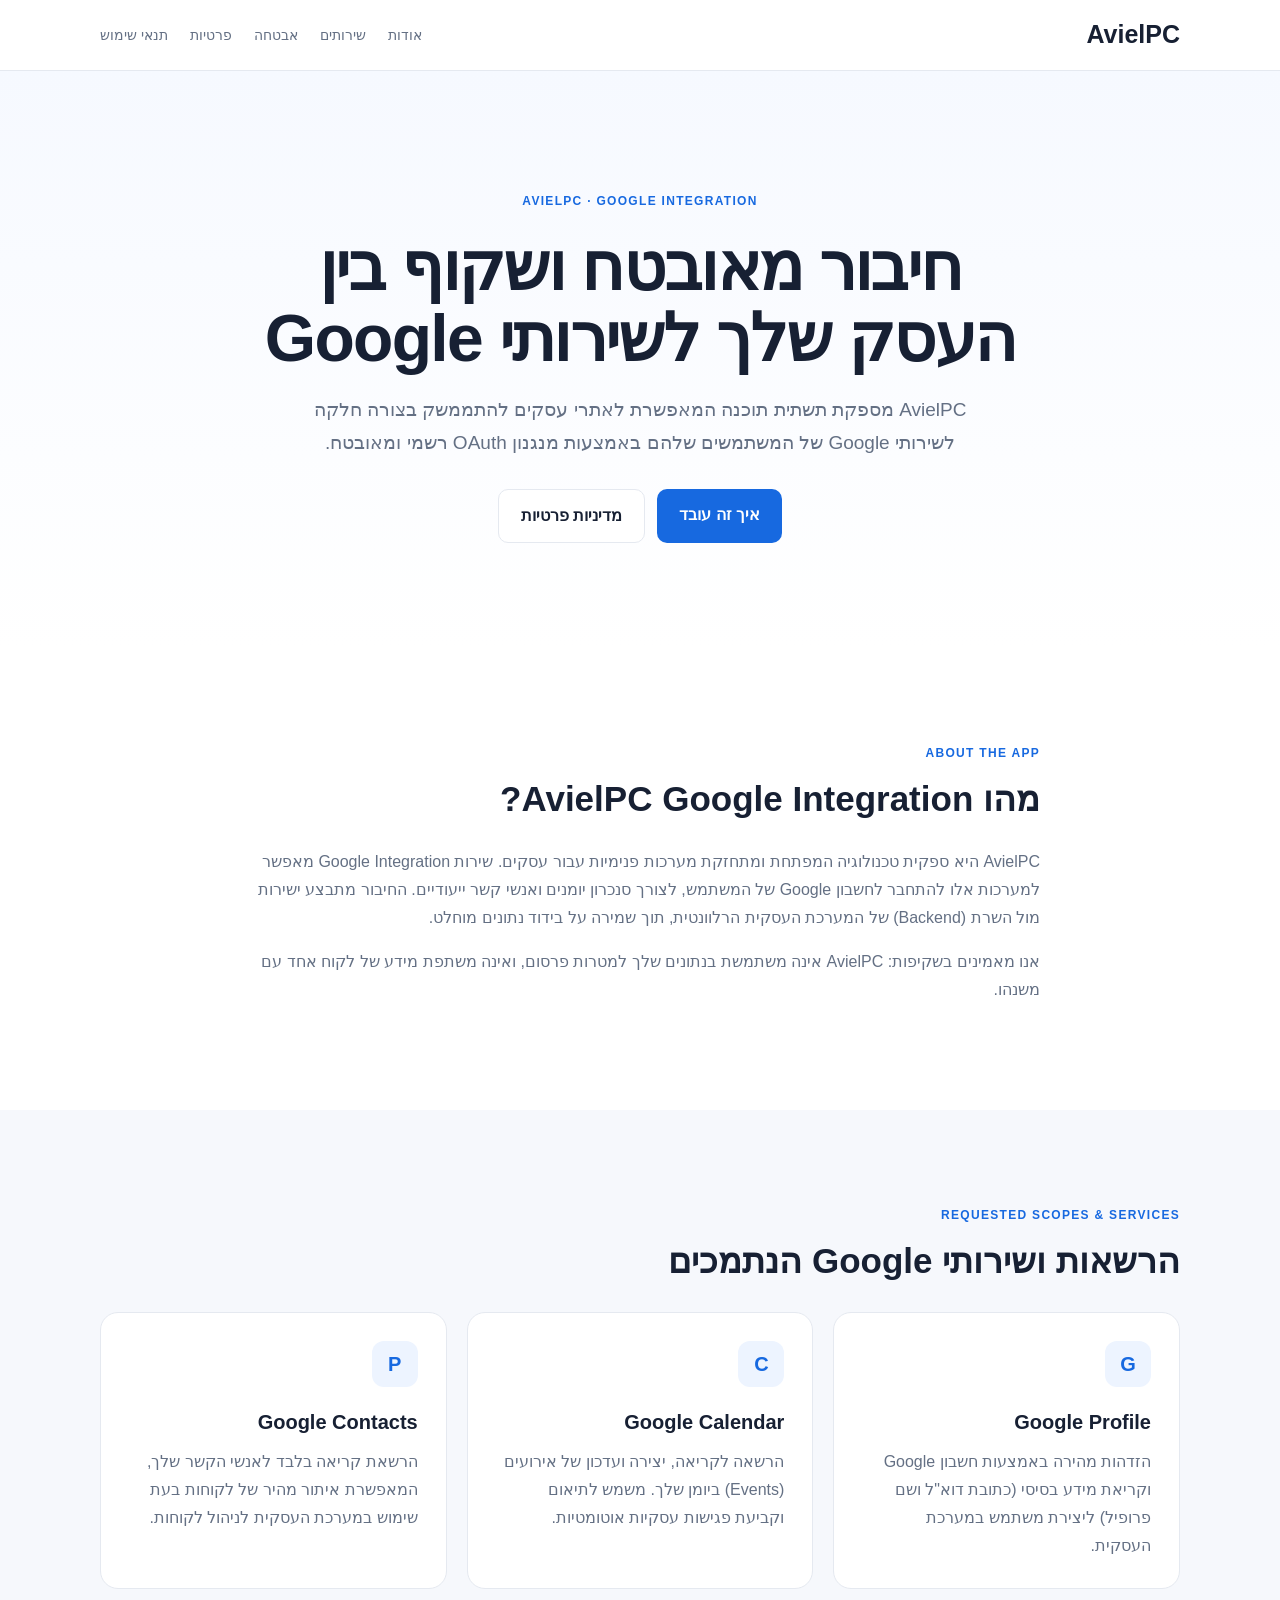
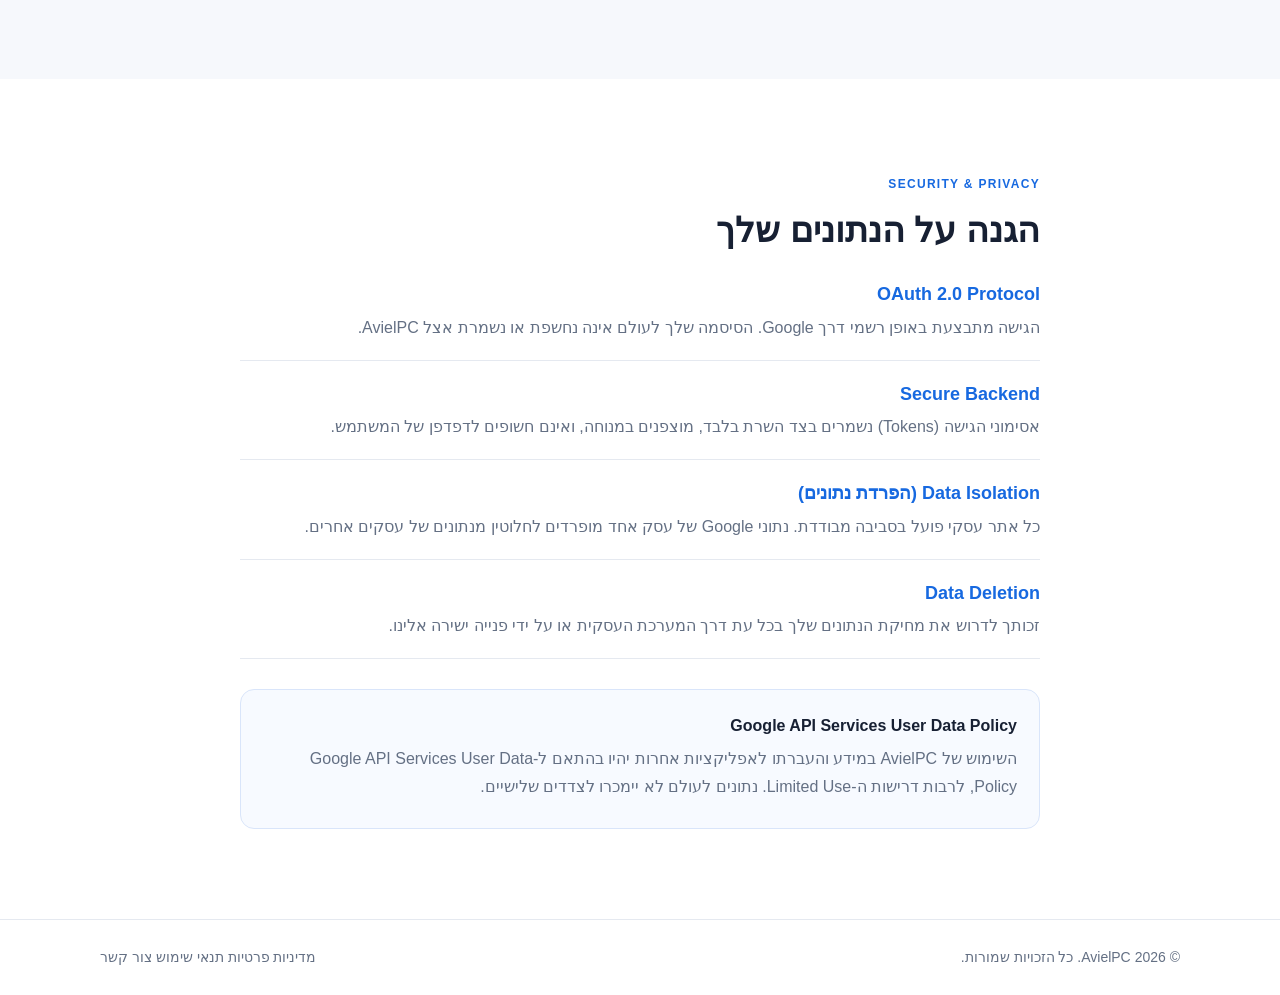
<file: index.html>
<!doctype html>
<html lang="he" dir="rtl">
<head>
  <meta charset="utf-8">
  <meta name="viewport" content="width=device-width, initial-scale=1">
  <meta name="description" content="AvielPC Google Integration — תשתית מאובטחת לחיבור אתרי עסקים לשירותי Google באמצעות OAuth לניהול יומנים ואנשי קשר.">
  <title>AvielPC Google Integration</title>
  <link rel="stylesheet" href="style.css">
</head>
<body>
<header class="header">
  <div class="container nav">
    <a class="brand" href="/">AvielPC</a>
    <nav>
      <a href="#about">אודות</a>
      <a href="#services">שירותים</a>
      <a href="#security">אבטחה</a>
      <a href="/privacy.html">פרטיות</a>
      <a href="/terms.html">תנאי שימוש</a>
    </nav>
  </div>
</header>

<main>
<section class="hero">
  <div class="container hero-inner">
    <span class="eyebrow">AVIELPC · GOOGLE INTEGRATION</span>
    <h1>חיבור מאובטח ושקוף בין העסק שלך לשירותי Google</h1>
    <p>
      AvielPC מספקת תשתית תוכנה המאפשרת לאתרי עסקים להתממשק בצורה חלקה
      לשירותי Google של המשתמשים שלהם באמצעות מנגנון OAuth רשמי ומאובטח.
    </p>
    <div class="buttons">
      <a class="button primary" href="#services">איך זה עובד</a>
      <a class="button secondary" href="/privacy.html">מדיניות פרטיות</a>
    </div>
  </div>
</section>

<section id="about" class="section">
  <div class="container narrow">
    <span class="section-label">ABOUT THE APP</span>
    <h2>מהו AvielPC Google Integration?</h2>
    <p>
      AvielPC היא ספקית טכנולוגיה המפתחת ומתחזקת מערכות פנימיות עבור עסקים.
      שירות Google Integration מאפשר למערכות אלו להתחבר
      לחשבון Google של המשתמש, לצורך סנכרון יומנים ואנשי קשר ייעודיים. החיבור מתבצע ישירות מול השרת (Backend) של
      המערכת העסקית הרלוונטית, תוך שמירה על בידוד נתונים מוחלט.
    </p>
    <p>
      אנו מאמינים בשקיפות: AvielPC אינה משתמשת בנתונים שלך למטרות פרסום, ואינה משתפת מידע של לקוח אחד עם משנהו.
    </p>
  </div>
</section>

<section id="services" class="section soft">
  <div class="container">
    <span class="section-label">REQUESTED SCOPES & SERVICES</span>
    <h2>הרשאות ושירותי Google הנתמכים</h2>
    <div class="grid">
      <article class="card">
        <div class="card-icon">G</div>
        <h3>Google Profile</h3>
        <p>הזדהות מהירה באמצעות חשבון Google וקריאת מידע בסיסי (כתובת דוא"ל ושם פרופיל) ליצירת משתמש במערכת העסקית.</p>
      </article>
      <article class="card">
        <div class="card-icon">C</div>
        <h3>Google Calendar</h3>
        <p>הרשאה לקריאה, יצירה ועדכון של אירועים (Events) ביומן שלך. משמש לתיאום וקביעת פגישות עסקיות אוטומטיות.</p>
      </article>
      <article class="card">
        <div class="card-icon">P</div>
        <h3>Google Contacts</h3>
        <p>הרשאת קריאה בלבד לאנשי הקשר שלך, המאפשרת איתור מהיר של לקוחות בעת שימוש במערכת העסקית לניהול לקוחות.</p>
      </article>
    </div>
  </div>
</section>

<section id="security" class="section">
  <div class="container narrow">
    <span class="section-label">SECURITY & PRIVACY</span>
    <h2>הגנה על הנתונים שלך</h2>
    <div class="security-list">
      <div><strong>OAuth 2.0 Protocol</strong><p>הגישה מתבצעת באופן רשמי דרך Google. הסיסמה שלך לעולם אינה נחשפת או נשמרת אצל AvielPC.</p></div>
      <div><strong>Secure Backend</strong><p>אסימוני הגישה (Tokens) נשמרים בצד השרת בלבד, מוצפנים במנוחה, ואינם חשופים לדפדפן של המשתמש.</p></div>
      <div><strong>Data Isolation (הפרדת נתונים)</strong><p>כל אתר עסקי פועל בסביבה מבודדת. נתוני Google של עסק אחד מופרדים לחלוטין מנתונים של עסקים אחרים.</p></div>
      <div><strong>Data Deletion</strong><p>זכותך לדרוש את מחיקת הנתונים שלך בכל עת דרך המערכת העסקית או על ידי פנייה ישירה אלינו.</p></div>
    </div>
    <div class="notice">
      <strong>Google API Services User Data Policy</strong>
      <p>
        השימוש של AvielPC במידע והעברתו לאפליקציות אחרות יהיו בהתאם ל-Google API Services User Data Policy, לרבות דרישות ה-Limited Use. נתונים לעולם לא יימכרו לצדדים שלישיים.
      </p>
    </div>
  </div>
</section>
</main>

<footer>
  <div class="container footer">
    <span>© <span id="year"></span> AvielPC. כל הזכויות שמורות.</span>
    <div>
      <a href="/privacy.html">מדיניות פרטיות</a>
      <a href="/terms.html">תנאי שימוש</a>
      <a href="mailto:adminbizcal@gmail.com">צור קשר</a>
    </div>
  </div>
</footer>
<script>document.getElementById("year").textContent = new Date().getFullYear();</script>
</body>
</html>
</file>
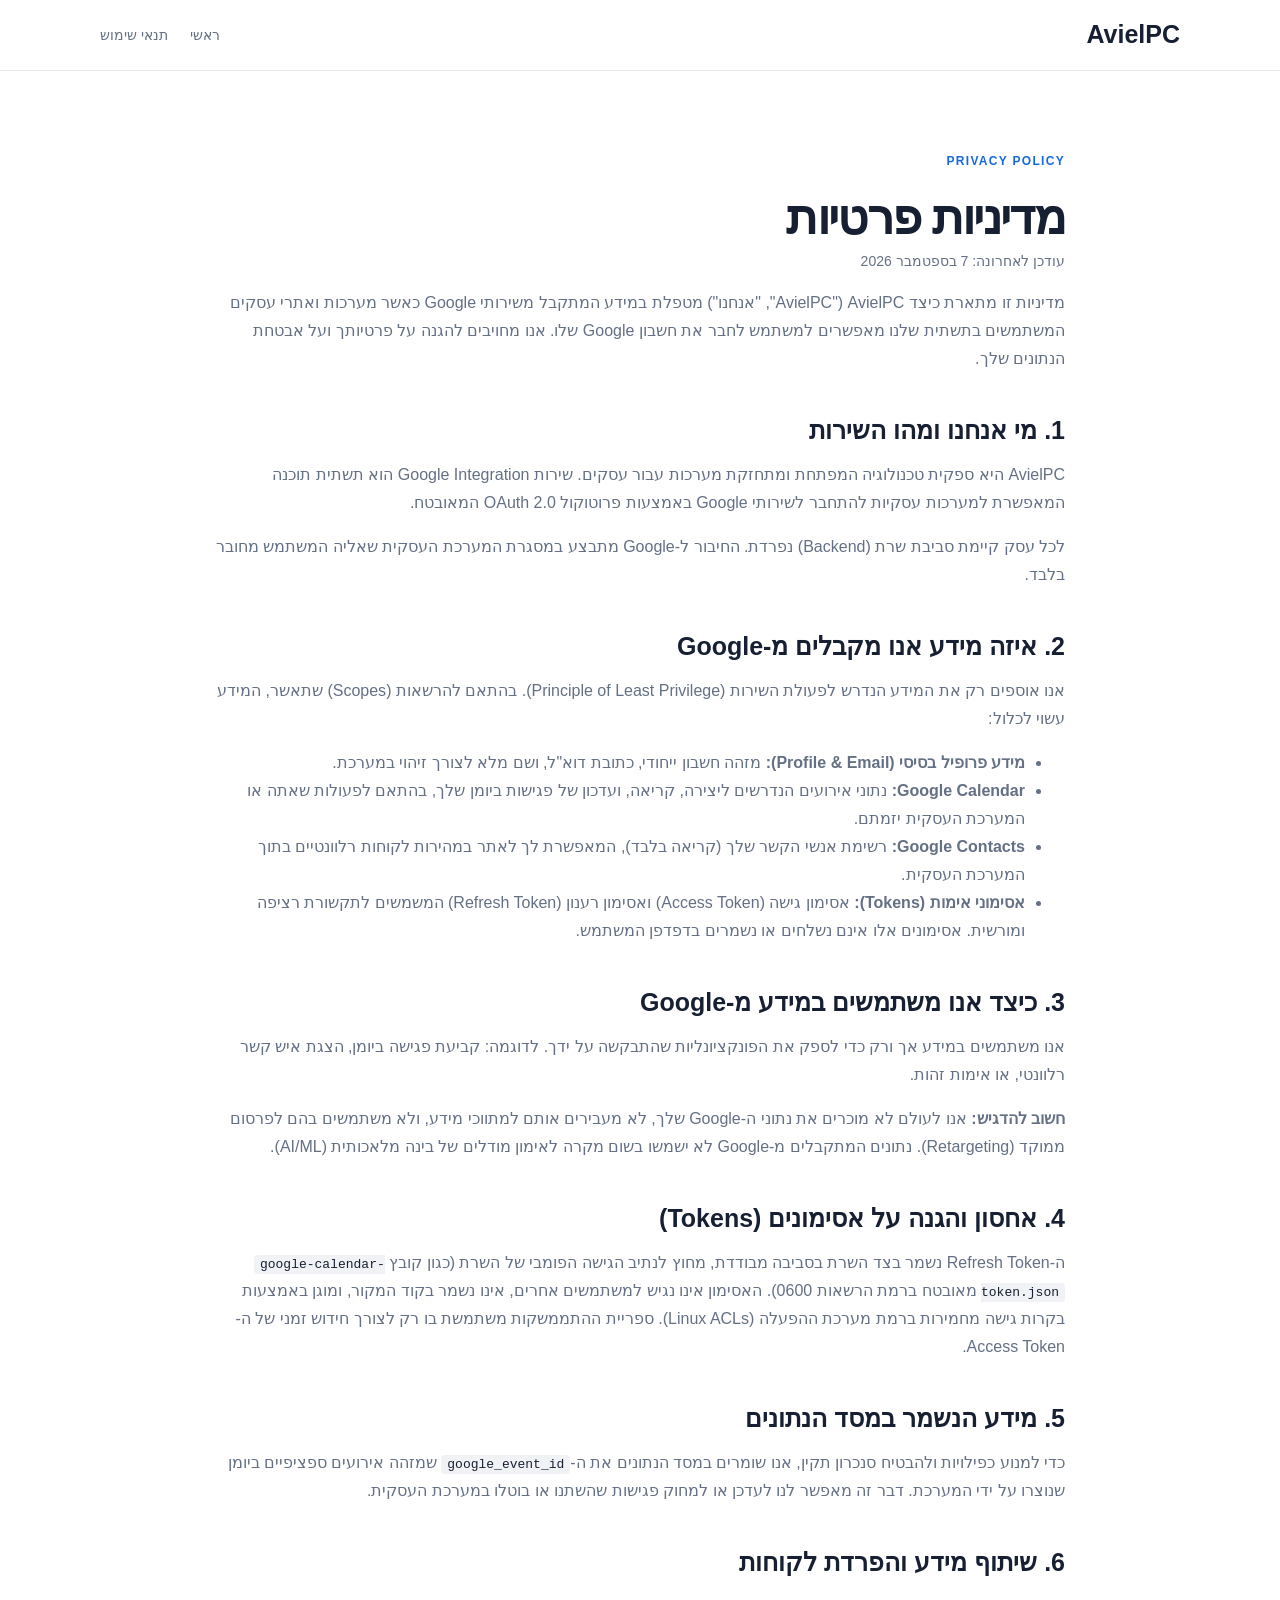
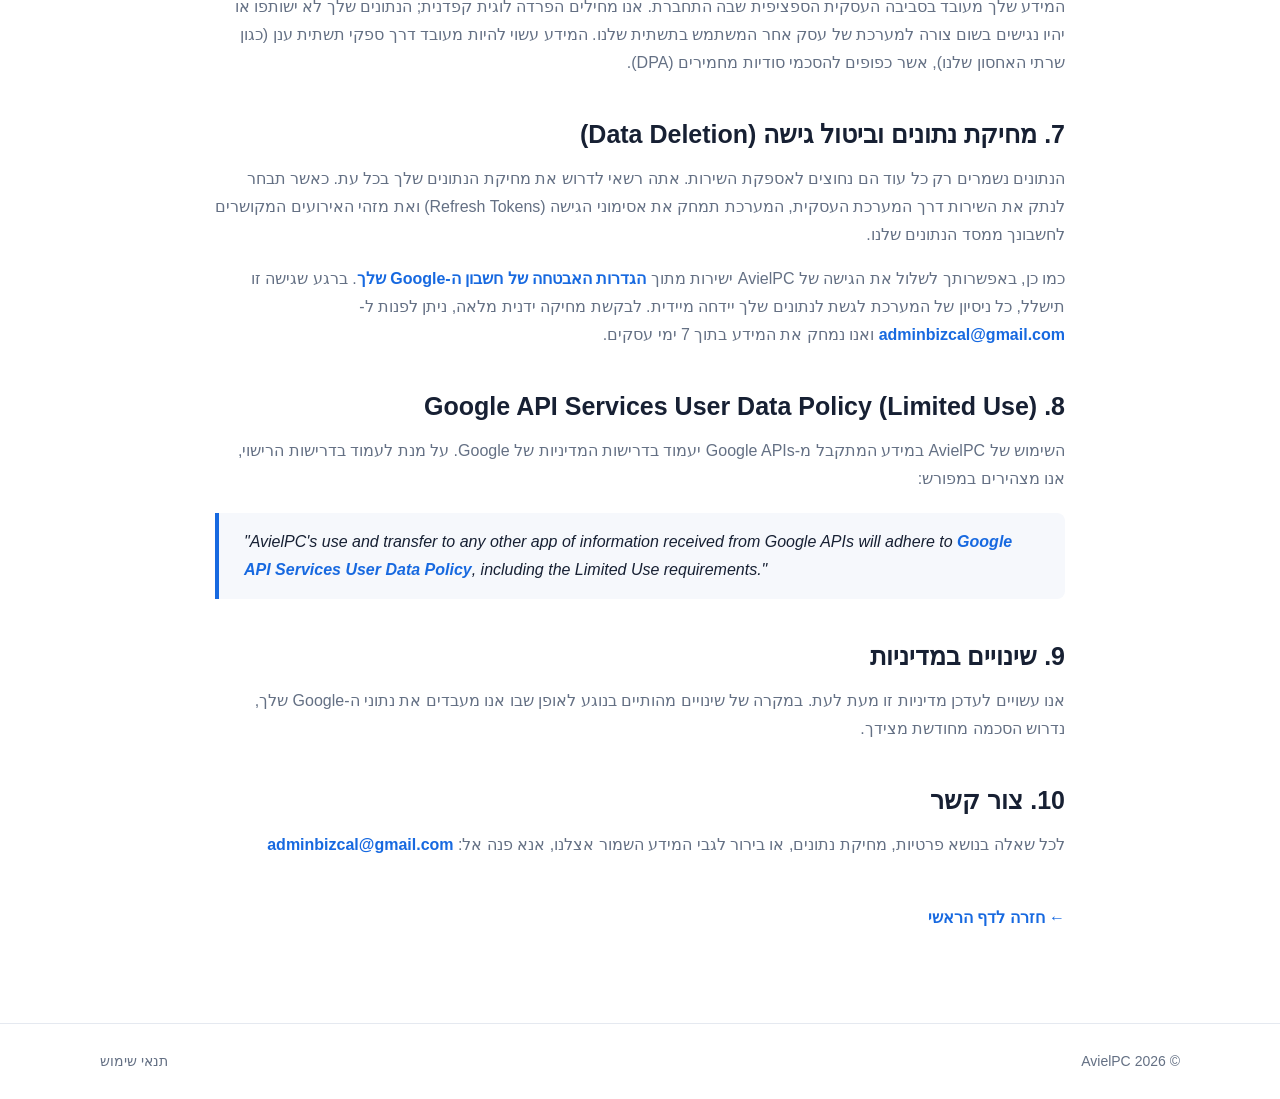
<file: privacy.html>
<!doctype html>
<html lang="he" dir="rtl">
<head>
  <meta charset="utf-8">
  <meta name="viewport" content="width=device-width, initial-scale=1">
  <meta name="description" content="מדיניות הפרטיות של AvielPC Google Integration. גלה כיצד אנו אוספים, שומרים ומגנים על הנתונים שלך.">
  <title>מדיניות פרטיות | AvielPC Google Integration</title>
  <link rel="stylesheet" href="style.css">
</head>
<body>
<header class="header">
  <div class="container nav">
    <a class="brand" href="/">AvielPC</a>
    <nav><a href="/">ראשי</a><a href="/terms.html">תנאי שימוש</a></nav>
  </div>
</header>

<main class="legal">
<div class="container legal-container">
  <span class="section-label">PRIVACY POLICY</span>
  <h1>מדיניות פרטיות</h1>
  <p class="updated">עודכן לאחרונה: 7 בספטמבר 2026</p>

  <p>
    מדיניות זו מתארת כיצד AvielPC ("AvielPC", "אנחנו") מטפלת במידע המתקבל
    משירותי Google כאשר מערכות ואתרי עסקים המשתמשים בתשתית שלנו מאפשרים
    למשתמש לחבר את חשבון Google שלו. אנו מחויבים להגנה על פרטיותך ועל אבטחת הנתונים שלך.
  </p>

  <h2>1. מי אנחנו ומהו השירות</h2>
  <p>
    AvielPC היא ספקית טכנולוגיה המפתחת ומתחזקת מערכות עבור עסקים.
    שירות Google Integration הוא תשתית תוכנה המאפשרת למערכות עסקיות
    להתחבר לשירותי Google באמצעות פרוטוקול OAuth 2.0 המאובטח.
  </p>
  <p>
    לכל עסק קיימת סביבת שרת (Backend) נפרדת. החיבור ל-Google מתבצע
    במסגרת המערכת העסקית שאליה המשתמש מחובר בלבד.
  </p>

  <h2>2. איזה מידע אנו מקבלים מ-Google</h2>
  <p>אנו אוספים רק את המידע הנדרש לפעולת השירות (Principle of Least Privilege). בהתאם להרשאות (Scopes) שתאשר, המידע עשוי לכלול:</p>
  <ul>
    <li><strong>מידע פרופיל בסיסי (Profile & Email):</strong> מזהה חשבון ייחודי, כתובת דוא"ל, ושם מלא לצורך זיהוי במערכת.</li>
    <li><strong>Google Calendar:</strong> נתוני אירועים הנדרשים ליצירה, קריאה, ועדכון של פגישות ביומן שלך, בהתאם לפעולות שאתה או המערכת העסקית יזמתם.</li>
    <li><strong>Google Contacts:</strong> רשימת אנשי הקשר שלך (קריאה בלבד), המאפשרת לך לאתר במהירות לקוחות רלוונטיים בתוך המערכת העסקית.</li>
    <li><strong>אסימוני אימות (Tokens):</strong> אסימון גישה (Access Token) ואסימון רענון (Refresh Token) המשמשים לתקשורת רציפה ומורשית. אסימונים אלו אינם נשלחים או נשמרים בדפדפן המשתמש.</li>
  </ul>

  <h2>3. כיצד אנו משתמשים במידע מ-Google</h2>
  <p>
    אנו משתמשים במידע אך ורק כדי לספק את הפונקציונליות שהתבקשה על ידך. לדוגמה: קביעת פגישה ביומן, הצגת איש קשר רלוונטי, או אימות זהות.
  </p>
  <p>
    <strong>חשוב להדגיש:</strong> אנו לעולם לא מוכרים את נתוני ה-Google שלך, לא מעבירים אותם למתווכי מידע, ולא משתמשים בהם לפרסום ממוקד (Retargeting). נתונים המתקבלים מ-Google לא ישמשו בשום מקרה לאימון מודלים של בינה מלאכותית (AI/ML).
  </p>

  <h2>4. אחסון והגנה על אסימונים (Tokens)</h2>
  <p>
    ה-Refresh Token נשמר בצד השרת בסביבה מבודדת, מחוץ לנתיב הגישה הפומבי של השרת (כגון קובץ <code>google-calendar-token.json</code> מאובטח ברמת הרשאות 0600).
    האסימון אינו נגיש למשתמשים אחרים, אינו נשמר בקוד המקור, ומוגן באמצעות בקרות גישה מחמירות ברמת מערכת ההפעלה (Linux ACLs). ספריית ההתממשקות משתמשת בו רק לצורך חידוש זמני של ה-Access Token.
  </p>

  <h2>5. מידע הנשמר במסד הנתונים</h2>
  <p>
    כדי למנוע כפילויות ולהבטיח סנכרון תקין, אנו שומרים במסד הנתונים את ה-<code>google_event_id</code> שמזהה אירועים ספציפיים ביומן שנוצרו על ידי המערכת. דבר זה מאפשר לנו לעדכן או למחוק פגישות שהשתנו או בוטלו במערכת העסקית.
  </p>

  <h2>6. שיתוף מידע והפרדת לקוחות</h2>
  <p>
    המידע שלך מעובד בסביבה העסקית הספציפית שבה התחברת. אנו מחילים הפרדה לוגית קפדנית; הנתונים שלך לא ישותפו או יהיו נגישים בשום צורה למערכת של עסק אחר המשתמש בתשתית שלנו.
    המידע עשוי להיות מעובד דרך ספקי תשתית ענן (כגון שרתי האחסון שלנו), אשר כפופים להסכמי סודיות מחמירים (DPA).
  </p>

  <h2>7. מחיקת נתונים וביטול גישה (Data Deletion)</h2>
  <p>
    הנתונים נשמרים רק כל עוד הם נחוצים לאספקת השירות. 
    אתה רשאי לדרוש את מחיקת הנתונים שלך בכל עת. כאשר תבחר לנתק את השירות דרך המערכת העסקית, המערכת תמחק את אסימוני הגישה (Refresh Tokens) ואת מזהי האירועים המקושרים לחשבונך ממסד הנתונים שלנו.
  </p>
  <p>
    כמו כן, באפשרותך לשלול את הגישה של AvielPC ישירות מתוך <a href="https://myaccount.google.com/permissions" target="_blank">הגדרות האבטחה של חשבון ה-Google שלך</a>. ברגע שגישה זו תישלל, כל ניסיון של המערכת לגשת לנתונים שלך יידחה מיידית. לבקשת מחיקה ידנית מלאה, ניתן לפנות ל- <a href="mailto:adminbizcal@gmail.com">adminbizcal@gmail.com</a> ואנו נמחק את המידע בתוך 7 ימי עסקים.
  </p>

  <h2>8. Google API Services User Data Policy (Limited Use)</h2>
  <p>
    השימוש של AvielPC במידע המתקבל מ-Google APIs יעמוד בדרישות המדיניות של Google. על מנת לעמוד בדרישות הרישוי, אנו מצהירים במפורש:
  </p>
  <blockquote dir="ltr">
    "AvielPC's use and transfer to any other app of information received from Google APIs will adhere to <a href="https://developers.google.com/terms/api-services-user-data-policy" target="_blank">Google API Services User Data Policy</a>, including the Limited Use requirements."
  </blockquote>

  <h2>9. שינויים במדיניות</h2>
  <p>
    אנו עשויים לעדכן מדיניות זו מעת לעת. במקרה של שינויים מהותיים בנוגע לאופן שבו אנו מעבדים את נתוני ה-Google שלך, נדרוש הסכמה מחודשת מצידך.
  </p>

  <h2>10. צור קשר</h2>
  <p>
    לכל שאלה בנושא פרטיות, מחיקת נתונים, או בירור לגבי המידע השמור אצלנו, אנא פנה אל:
    <a href="mailto:adminbizcal@gmail.com">adminbizcal@gmail.com</a>
  </p>

  <p class="back"><a href="/">← חזרה לדף הראשי</a></p>
</div>
</main>
<footer><div class="container footer"><span>© <span id="year"></span> AvielPC</span><a href="/terms.html">תנאי שימוש</a></div></footer>
<script>document.getElementById("year").textContent = new Date().getFullYear();</script>
</body>
</html>
</file>
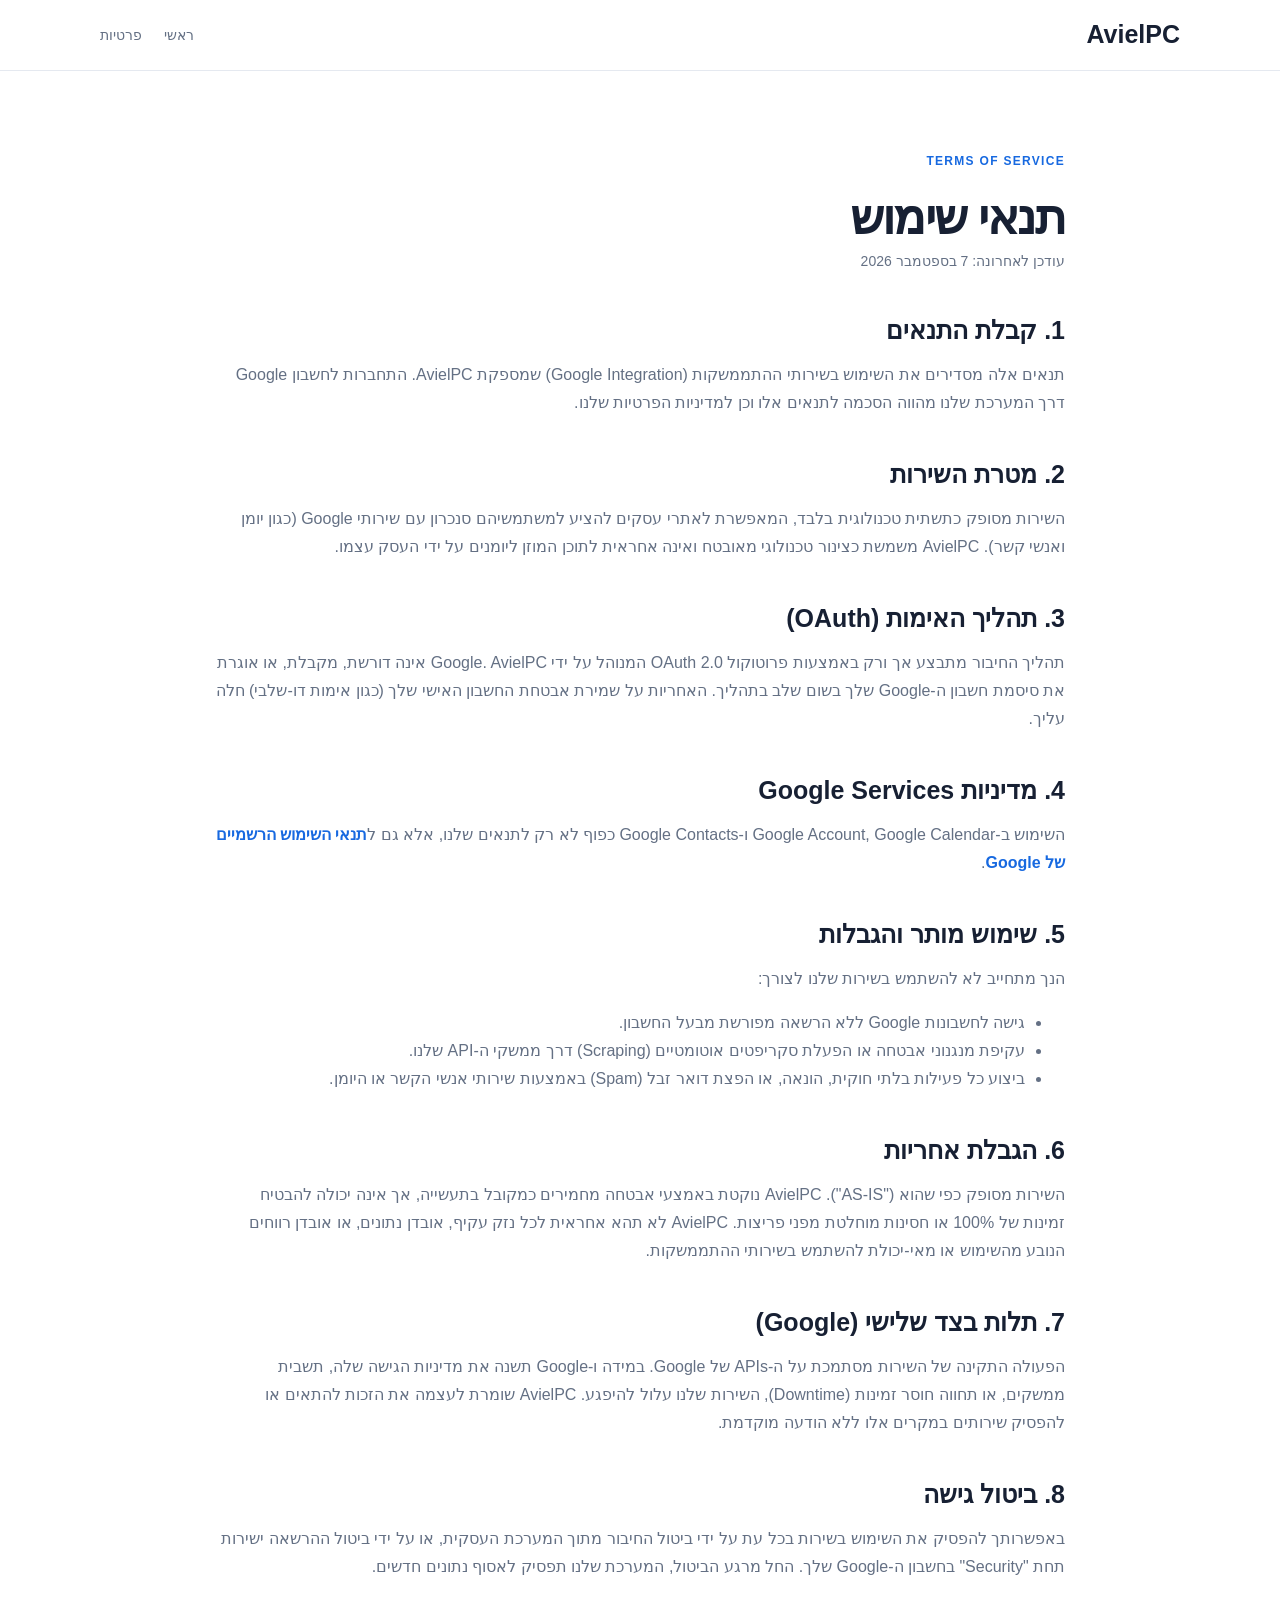
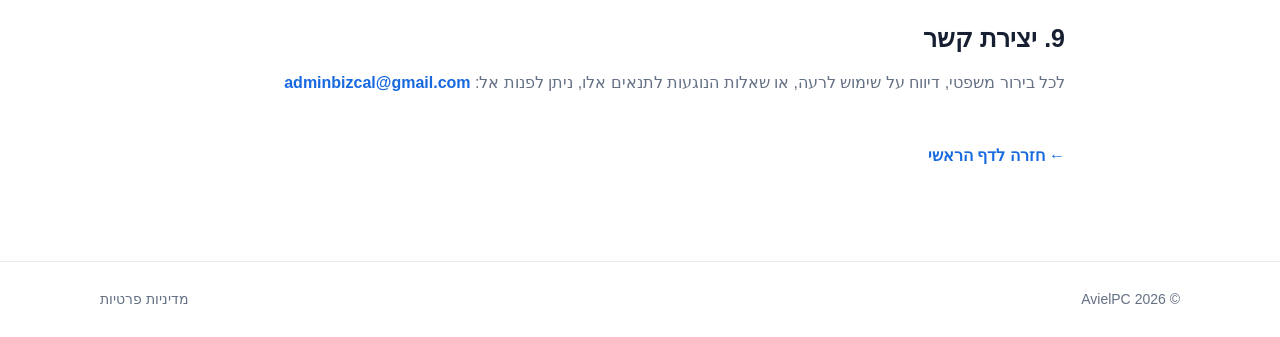
<file: terms.html>
<!doctype html>
<html lang="he" dir="rtl">
<head>
  <meta charset="utf-8">
  <meta name="viewport" content="width=device-width, initial-scale=1">
  <meta name="description" content="תנאי השימוש של AvielPC Google Integration.">
  <title>תנאי שימוש | AvielPC Google Integration</title>
  <link rel="stylesheet" href="style.css">
</head>
<body>
<header class="header">
  <div class="container nav">
    <a class="brand" href="/">AvielPC</a>
    <nav><a href="/">ראשי</a><a href="/privacy.html">פרטיות</a></nav>
  </div>
</header>

<main class="legal">
<div class="container legal-container">
  <span class="section-label">TERMS OF SERVICE</span>
  <h1>תנאי שימוש</h1>
  <p class="updated">עודכן לאחרונה: 7 בספטמבר 2026</p>

  <h2>1. קבלת התנאים</h2>
  <p>
    תנאים אלה מסדירים את השימוש בשירותי ההתממשקות (Google Integration) שמספקת AvielPC. התחברות לחשבון Google דרך המערכת שלנו מהווה הסכמה לתנאים אלו וכן למדיניות הפרטיות שלנו.
  </p>

  <h2>2. מטרת השירות</h2>
  <p>
    השירות מסופק כתשתית טכנולוגית בלבד, המאפשרת לאתרי עסקים להציע למשתמשיהם סנכרון עם שירותי Google (כגון יומן ואנשי קשר). AvielPC משמשת כצינור טכנולוגי מאובטח ואינה אחראית לתוכן המוזן ליומנים על ידי העסק עצמו.
  </p>

  <h2>3. תהליך האימות (OAuth)</h2>
  <p>
    תהליך החיבור מתבצע אך ורק באמצעות פרוטוקול OAuth 2.0 המנוהל על ידי Google. AvielPC אינה דורשת, מקבלת, או אוגרת את סיסמת חשבון ה-Google שלך בשום שלב בתהליך. האחריות על שמירת אבטחת החשבון האישי שלך (כגון אימות דו-שלבי) חלה עליך.
  </p>

  <h2>4. מדיניות Google Services</h2>
  <p>
    השימוש ב-Google Account, Google Calendar ו-Google Contacts כפוף לא רק לתנאים שלנו, אלא גם ל<a href="https://policies.google.com/terms" target="_blank">תנאי השימוש הרשמיים של Google</a>.
  </p>

  <h2>5. שימוש מותר והגבלות</h2>
  <p>
    הנך מתחייב לא להשתמש בשירות שלנו לצורך:
  </p>
  <ul>
    <li>גישה לחשבונות Google ללא הרשאה מפורשת מבעל החשבון.</li>
    <li>עקיפת מנגנוני אבטחה או הפעלת סקריפטים אוטומטיים (Scraping) דרך ממשקי ה-API שלנו.</li>
    <li>ביצוע כל פעילות בלתי חוקית, הונאה, או הפצת דואר זבל (Spam) באמצעות שירותי אנשי הקשר או היומן.</li>
  </ul>

  <h2>6. הגבלת אחריות</h2>
  <p>
    השירות מסופק כפי שהוא ("AS-IS"). AvielPC נוקטת באמצעי אבטחה מחמירים כמקובל בתעשייה, אך אינה יכולה להבטיח זמינות של 100% או חסינות מוחלטת מפני פריצות. AvielPC לא תהא אחראית לכל נזק עקיף, אובדן נתונים, או אובדן רווחים הנובע מהשימוש או מאי-יכולת להשתמש בשירותי ההתממשקות.
  </p>

  <h2>7. תלות בצד שלישי (Google)</h2>
  <p>
    הפעולה התקינה של השירות מסתמכת על ה-APIs של Google. במידה ו-Google תשנה את מדיניות הגישה שלה, תשבית ממשקים, או תחווה חוסר זמינות (Downtime), השירות שלנו עלול להיפגע. AvielPC שומרת לעצמה את הזכות להתאים או להפסיק שירותים במקרים אלו ללא הודעה מוקדמת.
  </p>

  <h2>8. ביטול גישה</h2>
  <p>
    באפשרותך להפסיק את השימוש בשירות בכל עת על ידי ביטול החיבור מתוך המערכת העסקית, או על ידי ביטול ההרשאה ישירות תחת "Security" בחשבון ה-Google שלך. החל מרגע הביטול, המערכת שלנו תפסיק לאסוף נתונים חדשים.
  </p>

  <h2>9. יצירת קשר</h2>
  <p>
    לכל בירור משפטי, דיווח על שימוש לרעה, או שאלות הנוגעות לתנאים אלו, ניתן לפנות אל:
    <a href="mailto:adminbizcal@gmail.com">adminbizcal@gmail.com</a>
  </p>

  <p class="back"><a href="/">← חזרה לדף הראשי</a></p>
</div>
</main>
<footer><div class="container footer"><span>© <span id="year"></span> AvielPC</span><a href="/privacy.html">מדיניות פרטיות</a></div></footer>
<script>document.getElementById("year").textContent = new Date().getFullYear();</script>
</body>
</html>
</file>
<file: style.css>
*{box-sizing:border-box}
:root{--text:#172033;--muted:#647084;--border:#e5e9f0;--bg:#fff;--soft:#f6f8fc;--blue:#1769e0;--blue2:#0f52b5}
html{scroll-behavior:smooth}
body{margin:0;font-family:Arial,"Segoe UI",sans-serif;color:var(--text);line-height:1.75;background:var(--bg)}
a{color:inherit;text-decoration:none;transition: color 0.2s ease}
.container{width:min(1080px,calc(100% - 40px));margin:auto}
.header{position:sticky;top:0;z-index:20;background:rgba(255,255,255,.96);border-bottom:1px solid var(--border);backdrop-filter:blur(8px)}
.nav{min-height:70px;display:flex;align-items:center;justify-content:space-between;gap:25px}
.brand{font-size:25px;font-weight:800}
nav{display:flex;gap:22px;color:var(--muted);font-size:14px}
nav a:hover{color:var(--blue)}
.hero{padding:115px 0 105px;background:linear-gradient(180deg,#f6f9ff,#fff);text-align:center}
.hero-inner{max-width:820px;margin: 0 auto;}
.eyebrow,.section-label{font-size:12px;font-weight:800;letter-spacing:1.3px;color:var(--blue);text-transform: uppercase;}
h1{font-size:clamp(40px,6vw,66px);line-height:1.08;letter-spacing:-1.7px;margin:18px 0}
.hero p{max-width:700px;margin:auto;color:var(--muted);font-size:19px}
.buttons{margin-top:30px;display:flex;justify-content:center;gap:12px;flex-wrap:wrap}
.button{padding:12px 22px;border-radius:10px;font-weight:700;transition: background 0.2s ease, border-color 0.2s ease;}
.primary{background:var(--blue);color:white}.primary:hover{background:var(--blue2)}
.secondary{border:1px solid var(--border);background:white;color:var(--text)}.secondary:hover{border-color:var(--muted)}
.section{padding:90px 0}.soft{background:var(--soft)}
.narrow{max-width:800px;margin: 0 auto;}
h2{font-size:35px;line-height:1.2;margin:12px 0 28px}
.section p{color:var(--muted)}
.grid{display:grid;grid-template-columns:repeat(3,1fr);gap:20px;margin-top:30px}
.card{background:white;border:1px solid var(--border);border-radius:18px;padding:28px;transition: transform 0.2s ease, box-shadow 0.2s ease;}
.card:hover{transform: translateY(-3px);box-shadow: 0 10px 25px rgba(0,0,0,0.05);}
.card-icon{width:46px;height:46px;border-radius:12px;display:grid;place-items:center;background:#edf4ff;color:var(--blue);font-weight:800;font-size:20px;margin-bottom:18px}
.card h3{margin:0 0 8px;font-size:20px}.card p{margin:0;color:var(--muted)}
.security-list{display:grid;gap:18px}.security-list>div{border-bottom:1px solid var(--border);padding-bottom:15px}
.security-list strong{font-size:18px;color:var(--blue)}.security-list p{margin:3px 0}
.notice{margin-top:30px;padding:22px;border:1px solid #d9e5fa;border-radius:14px;background:#f7faff}.notice p{margin:5px 0}
.legal{padding:75px 0}.legal-container{max-width:850px;margin: 0 auto;}.legal h1{font-size:48px;margin-bottom:5px;}.legal h2{font-size:25px;margin-top:42px;margin-bottom:10px}.legal p,.legal li{color:var(--muted)}.legal code{font-family:monospace;color:var(--text);direction:ltr;unicode-bidi:embed;background:#f0f2f5;padding:2px 6px;border-radius:4px;}.updated{font-size:14px;color:var(--muted);margin-top:0;}
.legal a{color:var(--blue);font-weight:600}.legal a:hover{text-decoration: underline;}
blockquote {border-left: 4px solid var(--blue);background: var(--soft);margin: 20px 0;padding: 15px 25px;border-radius: 0 8px 8px 0;font-style: italic;color: var(--text);}
.back{margin-top:45px}
footer{border-top:1px solid var(--border);padding:25px 0;color:var(--muted);font-size:14px}.footer{display:flex;justify-content:space-between;gap:20px}
footer a:hover {color: var(--blue);}
@media(max-width:760px){.nav{flex-direction:column;padding:15px 0}.nav nav{justify-content:center;flex-wrap:wrap}.hero{padding:75px 0}.grid{grid-template-columns:1fr}.legal h1{font-size:38px}.footer{flex-direction:column;text-align:center;}}
</file>
